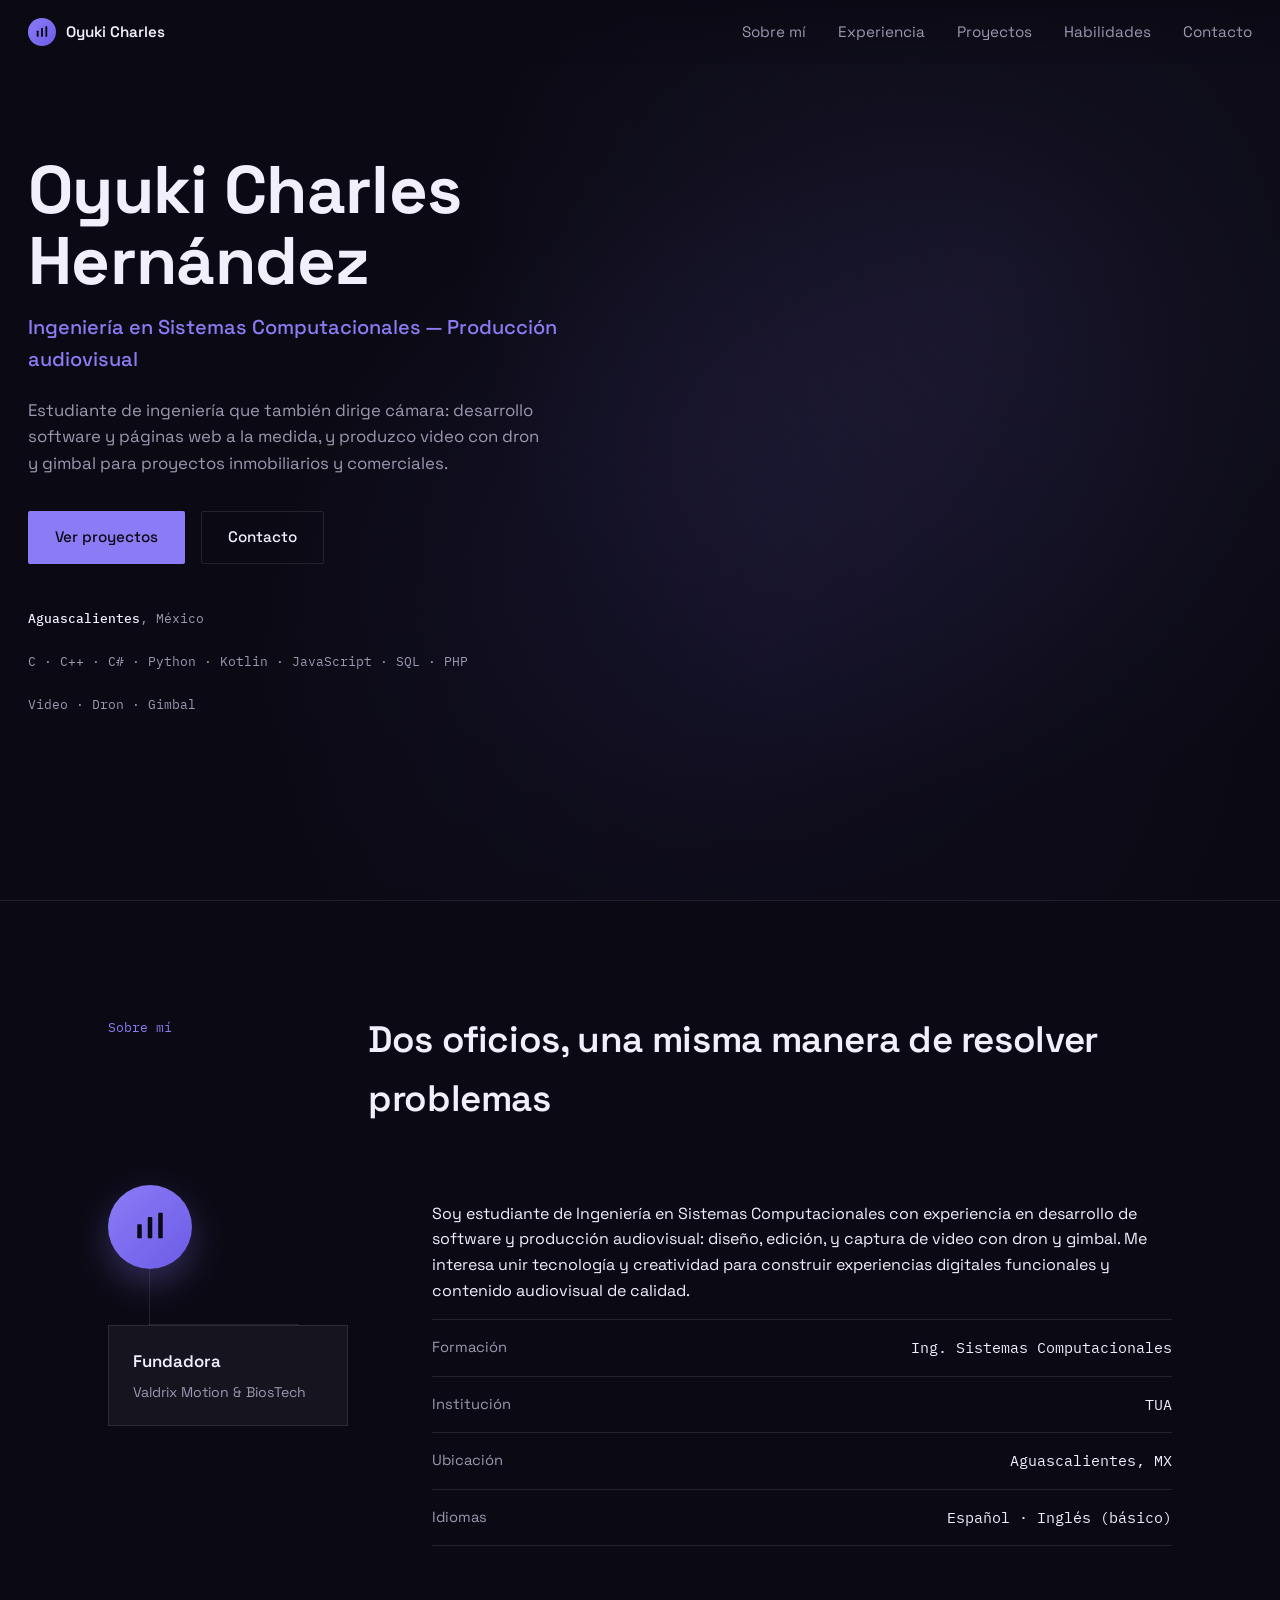
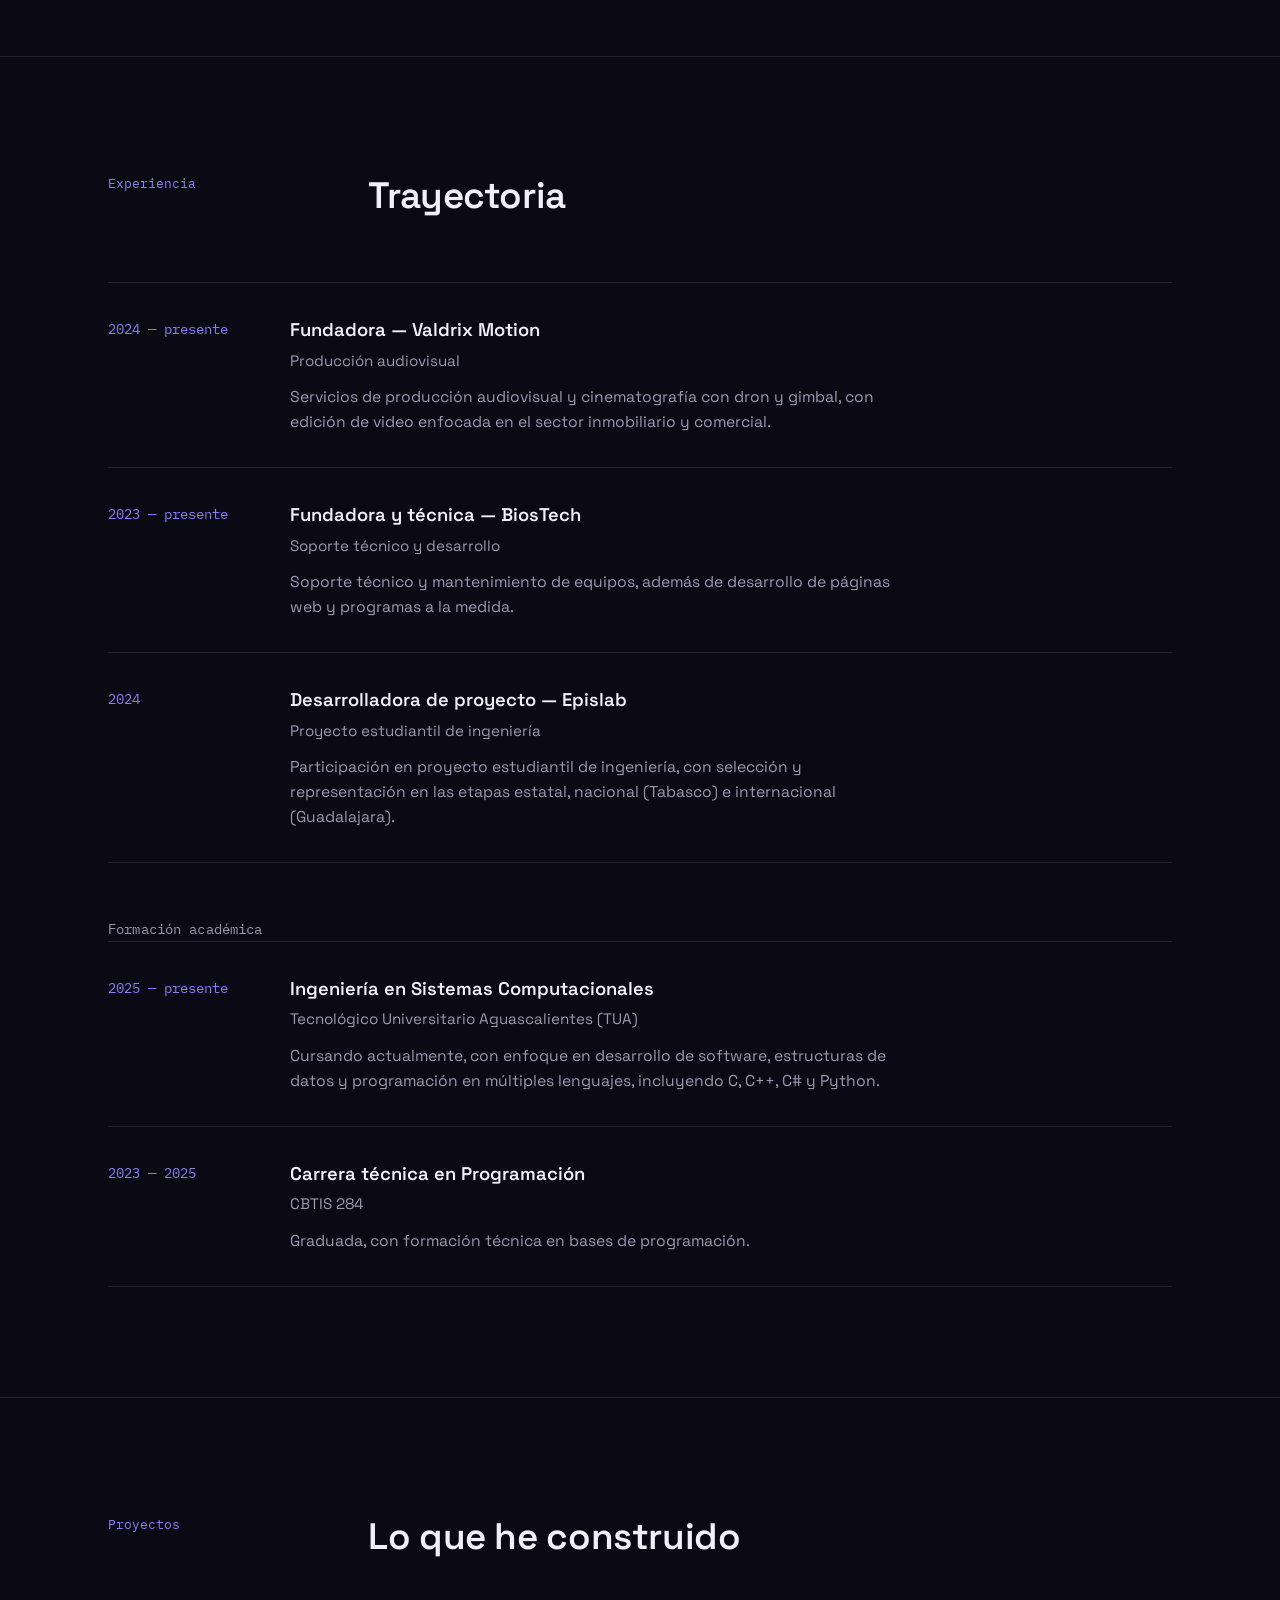
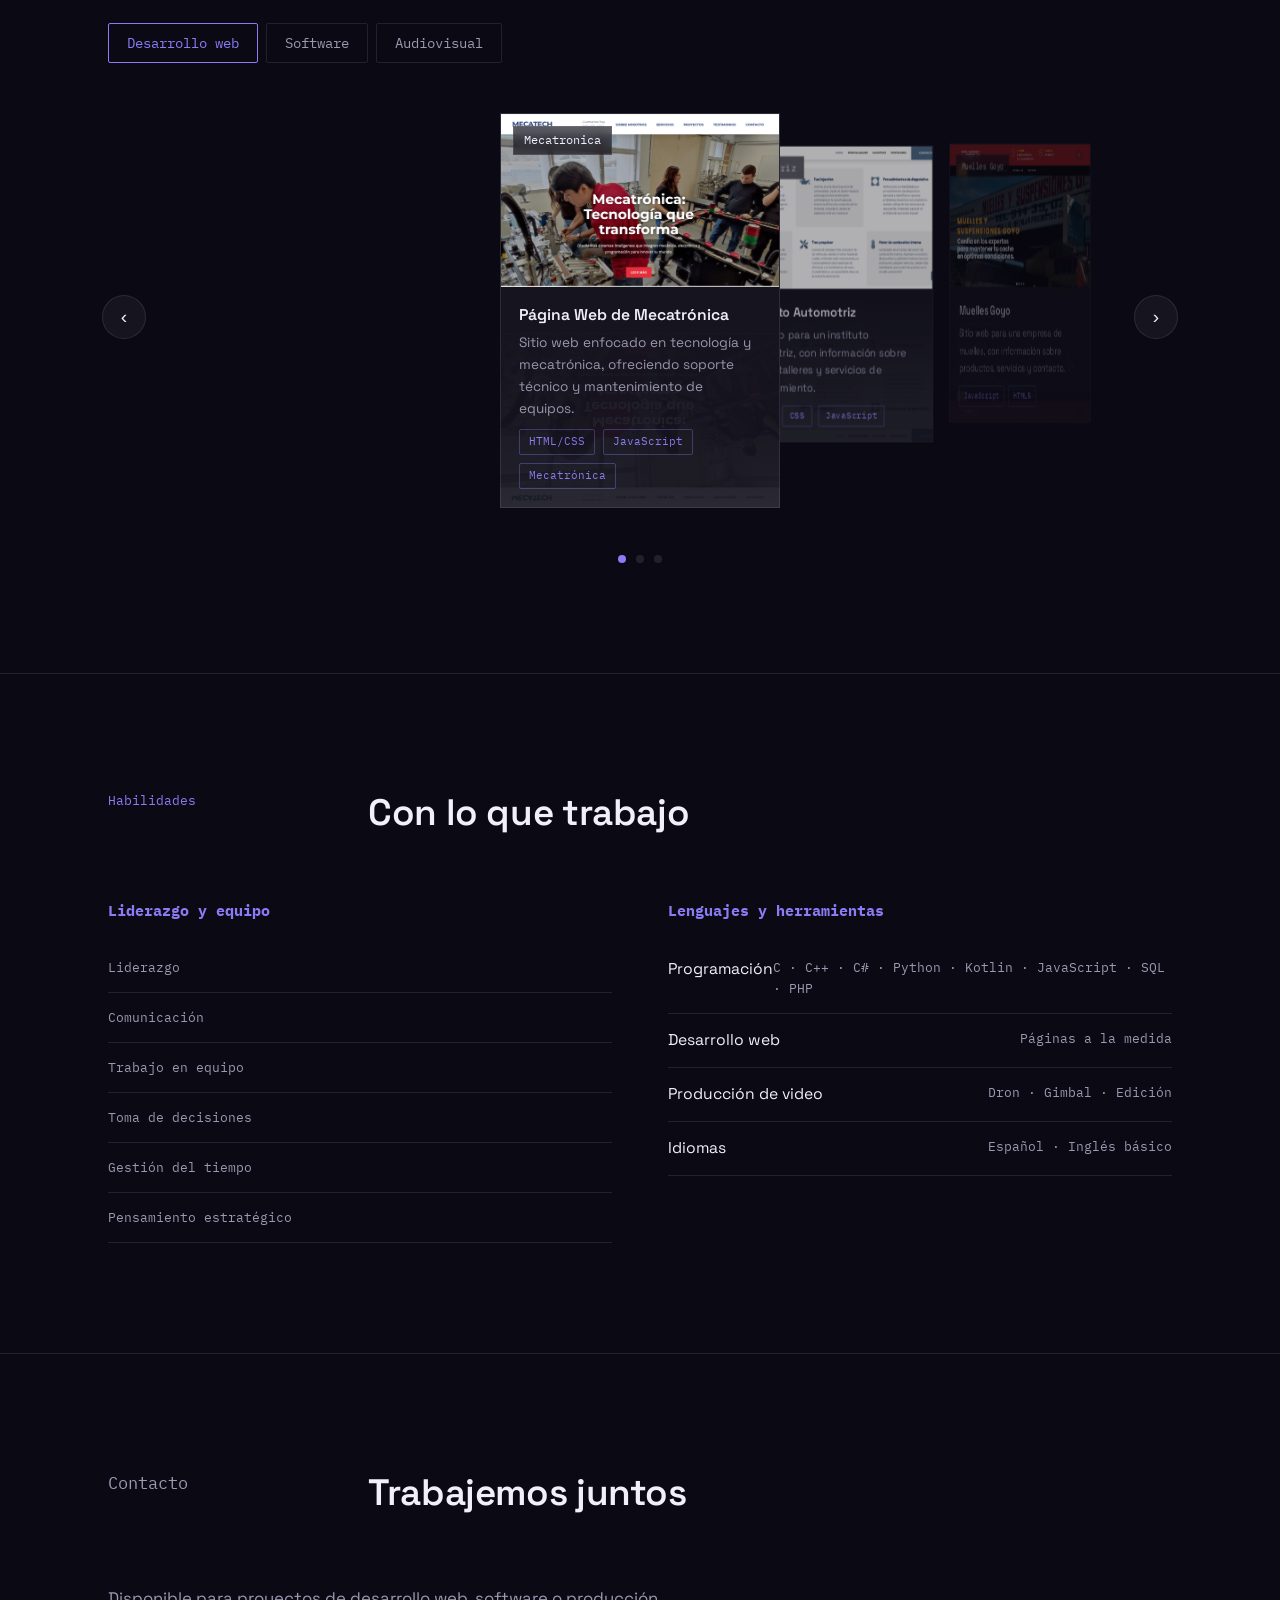
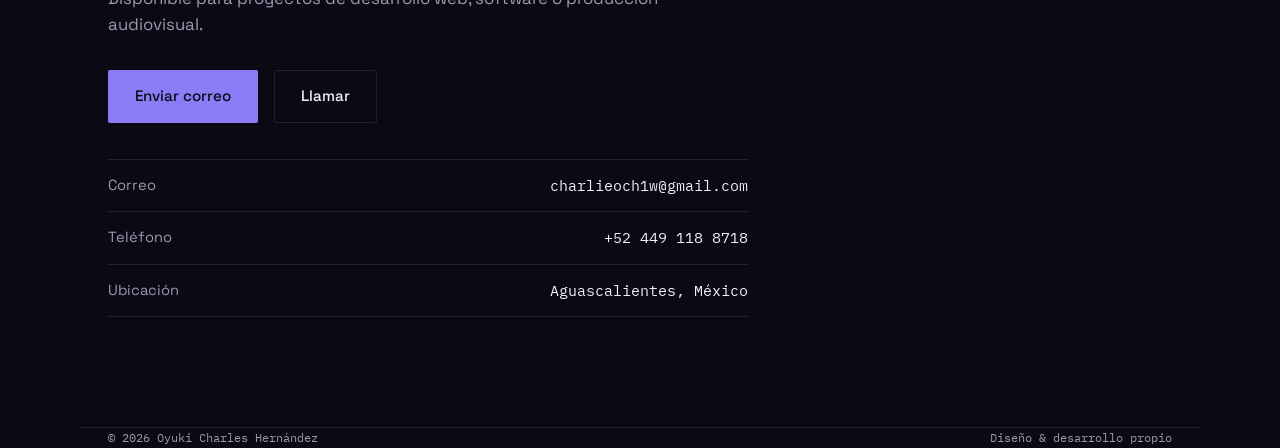
<file: index.html>
<!DOCTYPE html>
<html lang="es">
<head>
<meta charset="UTF-8">
<meta name="viewport" content="width=device-width, initial-scale=1.0">
<title>Oyuki Charles Hernández — Portafolio</title>
<meta name="description" content="Portafolio de Oyuki Charles Hernández: desarrollo web, software y producción audiovisual.">
<link rel="preconnect" href="https://fonts.googleapis.com">
<link rel="preconnect" href="https://fonts.gstatic.com" crossorigin>
<link href="https://fonts.googleapis.com/css2?family=Space+Grotesk:wght@400;500;600;700&family=IBM+Plex+Mono:wght@400;500&display=swap" rel="stylesheet">
<link rel="stylesheet" href="css/styles.css">
</head>
<body>

<nav class="nav">
  <a href="#inicio" class="nav-brand">
    <span class="nav-badge">
      <svg viewBox="0 0 24 24" fill="none" xmlns="http://www.w3.org/2000/svg"><rect x="3" y="10" width="3.2" height="10" rx="0.6" fill="#0B0A14"/><rect x="10.4" y="5" width="3.2" height="15" rx="0.6" fill="#0B0A14"/><rect x="17.8" y="2" width="3.2" height="18" rx="0.6" fill="#0B0A14"/></svg>
    </span>
    <span>Oyuki Charles</span>
  </a>
  <ul class="nav-links" id="navLinks">
    <li><a href="#sobre-mi">Sobre mí</a></li>
    <li><a href="#experiencia">Experiencia</a></li>
    <li><a href="#proyectos">Proyectos</a></li>
    <li><a href="#habilidades">Habilidades</a></li>
    <li><a href="#contacto">Contacto</a></li>
  </ul>
  <button class="nav-toggle" id="navToggle" aria-label="Abrir menú">☰</button>
</nav>

<section class="hero" id="inicio">
  <div class="hero-content">
    <h1>Oyuki Charles Hernández</h1>
    <p class="hero-role">Ingeniería en Sistemas Computacionales — Producción audiovisual</p>
    <p class="hero-desc">Estudiante de ingeniería que también dirige cámara: desarrollo software y páginas web a la medida, y produzco video con dron y gimbal para proyectos inmobiliarios y comerciales.</p>
    <div class="hero-cta">
      <a href="#proyectos" class="btn btn-primary">Ver proyectos</a>
      <a href="#contacto" class="btn btn-ghost">Contacto</a>
    </div>
    <div class="hero-meta mono">
      <span><strong>Aguascalientes</strong>, México</span>
      <span>C · C++ · C# · Python · Kotlin · JavaScript · SQL · PHP</span>
      <span>Video · Dron · Gimbal</span>
    </div>
  </div>
</section>

<section id="sobre-mi">
  <div class="wrap">
    <div class="section-head">
      <p class="section-tag">Sobre mí</p>
      <h2>Dos oficios, una misma manera de resolver problemas</h2>
    </div>
    <div class="section-body">
      <div class="about-visual">
        <div class="about-badge">
          <svg viewBox="0 0 24 24" fill="none" xmlns="http://www.w3.org/2000/svg"><rect x="3" y="10" width="3.2" height="10" rx="0.6" fill="#0B0A14"/><rect x="10.4" y="5" width="3.2" height="15" rx="0.6" fill="#0B0A14"/><rect x="17.8" y="2" width="3.2" height="18" rx="0.6" fill="#0B0A14"/></svg>
        </div>
        <div class="about-connector"></div>
        <div class="about-card">
          <h3>Fundadora</h3>
          <p>Valdrix Motion &amp; BiosTech</p>
        </div>
      </div>
      <div>
        <p>Soy estudiante de Ingeniería en Sistemas Computacionales con experiencia en desarrollo de software y producción audiovisual: diseño, edición, y captura de video con dron y gimbal. Me interesa unir tecnología y creatividad para construir experiencias digitales funcionales y contenido audiovisual de calidad.</p>
        <ul class="fact-list">
          <li><span>Formación</span><span>Ing. Sistemas Computacionales</span></li>
          <li><span>Institución</span><span>TUA</span></li>
          <li><span>Ubicación</span><span>Aguascalientes, MX</span></li>
          <li><span>Idiomas</span><span>Español · Inglés (básico)</span></li>
        </ul>
      </div>
    </div>
  </div>
</section>

<section id="experiencia">
  <div class="wrap">
    <div class="section-head">
      <p class="section-tag">Experiencia</p>
      <h2>Trayectoria</h2>
    </div>

    <div class="timeline">
      <div class="tl-item">
        <div class="tl-date">2024 — presente</div>
        <div>
          <h3 class="tl-role">Fundadora — Valdrix Motion</h3>
          <p class="tl-org">Producción audiovisual</p>
          <p class="tl-desc">Servicios de producción audiovisual y cinematografía con dron y gimbal, con edición de video enfocada en el sector inmobiliario y comercial.</p>
        </div>
      </div>
      <div class="tl-item">
        <div class="tl-date">2023 — presente</div>
        <div>
          <h3 class="tl-role">Fundadora y técnica — BiosTech</h3>
          <p class="tl-org">Soporte técnico y desarrollo</p>
          <p class="tl-desc">Soporte técnico y mantenimiento de equipos, además de desarrollo de páginas web y programas a la medida.</p>
        </div>
      </div>
      <div class="tl-item">
        <div class="tl-date">2024</div>
        <div>
          <h3 class="tl-role">Desarrolladora de proyecto — Epislab</h3>
          <p class="tl-org">Proyecto estudiantil de ingeniería</p>
          <p class="tl-desc">Participación en proyecto estudiantil de ingeniería, con selección y representación en las etapas estatal, nacional (Tabasco) e internacional (Guadalajara).</p>
        </div>
      </div>
    </div>

    <p class="subsection-title">Formación académica</p>
    <div class="timeline">
      <div class="tl-item">
        <div class="tl-date">2025 — presente</div>
        <div>
          <h3 class="tl-role">Ingeniería en Sistemas Computacionales</h3>
          <p class="tl-org">Tecnológico Universitario Aguascalientes (TUA)</p>
          <p class="tl-desc">Cursando actualmente, con enfoque en desarrollo de software, estructuras de datos y programación en múltiples lenguajes, incluyendo C, C++, C# y Python.</p>
        </div>
      </div>
      <div class="tl-item">
        <div class="tl-date">2023 — 2025</div>
        <div>
          <h3 class="tl-role">Carrera técnica en Programación</h3>
          <p class="tl-org">CBTIS 284</p>
          <p class="tl-desc">Graduada, con formación técnica en bases de programación.</p>
        </div>
      </div>
    </div>
  </div>
</section>

<section id="proyectos">
  <div class="wrap">
    <div class="section-head">
      <p class="section-tag">Proyectos</p>
      <h2>Lo que he construido</h2>
    </div>

    <div class="tabs" role="tablist">
      <button class="tab-btn active" data-tab="web">Desarrollo web</button>
      <button class="tab-btn" data-tab="software">Software</button>
      <button class="tab-btn" data-tab="audiovisual">Audiovisual</button>
    </div>

    <div class="carousel" id="projectsCarousel">
      <div class="car-viewport">
        <button class="car-arrow prev" aria-label="Proyecto anterior">‹</button>
        <div class="car-track" id="carTrack"></div>
        <button class="car-arrow next" aria-label="Proyecto siguiente">›</button>
      </div>
      <div class="car-dots" id="carDots"></div>
    </div>
  </div>
</section>

<section id="habilidades">
  <div class="wrap">
    <div class="section-head">
      <p class="section-tag">Habilidades</p>
      <h2>Con lo que trabajo</h2>
    </div>
    <div class="skills-grid">
      <div class="skills-col">
        <h3>Liderazgo y equipo</h3>
        <ul class="skill-list">
          <li><span>Liderazgo</span></li>
          <li><span>Comunicación</span></li>
          <li><span>Trabajo en equipo</span></li>
          <li><span>Toma de decisiones</span></li>
          <li><span>Gestión del tiempo</span></li>
          <li><span>Pensamiento estratégico</span></li>
        </ul>
      </div>
      <div class="skills-col">
        <h3>Lenguajes y herramientas</h3>
        <ul class="skill-list">
          <li><span>Programación</span><span>C · C++ · C# · Python · Kotlin · JavaScript · SQL · PHP</span></li>
          <li><span>Desarrollo web</span><span>Páginas a la medida</span></li>
          <li><span>Producción de video</span><span>Dron · Gimbal · Edición</span></li>
          <li><span>Idiomas</span><span>Español · Inglés básico</span></li>
        </ul>
      </div>
    </div>
  </div>
</section>

<section id="contacto">
  <div class="wrap">
    <div class="section-head">
      <p class="section-tag">Contacto</p>
      <h2>Trabajemos juntos</h2>
    </div>
    <div class="section-body">
      <p>Disponible para proyectos de desarrollo web, software o producción audiovisual.</p>
      <div class="contact-row">
        <a href="mailto:charlieoch1w@gmail.com" class="btn btn-primary">Enviar correo</a>
        <a href="tel:+524491188718" class="btn btn-ghost">Llamar</a>
      </div>
      <div class="contact-details">
        <div><span>Correo</span><span>charlieoch1w@gmail.com</span></div>
        <div><span>Teléfono</span><span>+52 449 118 8718</span></div>
        <div><span>Ubicación</span><span>Aguascalientes, México</span></div>
      </div>
    </div>
  </div>
</section>

<footer class="wrap">
  <span>© <span id="year"></span> Oyuki Charles Hernández</span>
  <span>Diseño &amp; desarrollo propio</span>
</footer>

<div class="lightbox" id="lightbox">
  <button class="lightbox-close" id="lightboxClose" aria-label="Cerrar">✕</button>
  <button class="lightbox-arrow prev" id="lightboxPrev" aria-label="Imagen anterior">‹</button>
  <div class="lightbox-content">
    <div class="lightbox-media" id="lightboxMedia"></div>
    <p class="lightbox-caption" id="lightboxCaption"></p>
  </div>
  <button class="lightbox-arrow next" id="lightboxNext" aria-label="Imagen siguiente">›</button>
</div>

<script src="js/lightbox.js"></script>
<script src="js/carousel.js"></script>
<script src="js/main.js"></script>
</body>
</html>
</file>
<file: css/styles.css>
:root{
  --bg:#0B0A14;
  --bg-panel:#15141F;
  --bg-panel-2:#1B1930;
  --violet:#8B7CF6;
  --violet-deep:#6C5CE7;
  --violet-soft:rgba(139,124,246,0.15);
  --text:#F1EFFB;
  --text-muted:#9B98B0;
  --line:rgba(241,239,251,0.10);
  --sans:'Space Grotesk', sans-serif;
  --mono:'IBM Plex Mono', monospace;
}
*{box-sizing:border-box;}
html{scroll-behavior:smooth;}
body{
  margin:0;
  background:var(--bg);
  color:var(--text);
  font-family:var(--sans);
  line-height:1.6;
  -webkit-font-smoothing:antialiased;
}
a{color:inherit;}
img{max-width:100%;display:block;}
.mono{font-family:var(--mono);}
::selection{background:var(--violet);color:#0B0A14;}
:focus-visible{outline:2px solid var(--violet);outline-offset:3px;}

.wrap{max-width:1120px;margin:0 auto;padding:0 28px;}

/* ---------- Nav ---------- */
.nav{
  position:fixed;top:0;left:0;right:0;z-index:50;
  display:flex;align-items:center;justify-content:space-between;
  padding:18px 28px;
  background:linear-gradient(to bottom, rgba(11,10,20,0.92), rgba(11,10,20,0));
  backdrop-filter:blur(6px);
}
.nav-brand{display:flex;align-items:center;gap:10px;text-decoration:none;color:var(--text);}
.nav-badge{
  width:28px;height:28px;border-radius:50%;
  background:linear-gradient(135deg,var(--violet),var(--violet-deep));
  display:flex;align-items:center;justify-content:center;flex-shrink:0;
}
.nav-badge svg{width:14px;height:14px;}
.nav-brand span{font-size:0.95rem;font-weight:600;}
.nav-links{display:flex;gap:32px;list-style:none;margin:0;padding:0;}
.nav-links a{text-decoration:none;font-size:0.95rem;color:var(--text-muted);transition:color 0.2s;}
.nav-links a:hover{color:var(--text);}
.nav-toggle{display:none;background:none;border:1px solid var(--line);border-radius:6px;color:var(--text);width:40px;height:40px;font-size:1.1rem;cursor:pointer;}

@media (max-width:820px){
  .nav-links{
    position:fixed;inset:64px 0 0 0;background:var(--bg);
    flex-direction:column;align-items:flex-start;gap:0;
    padding:12px 28px 28px;
    border-top:1px solid var(--line);
    transform:translateY(-8px);opacity:0;pointer-events:none;
    transition:opacity 0.2s ease, transform 0.2s ease;
  }
  .nav-links.open{opacity:1;transform:translateY(0);pointer-events:auto;}
  .nav-links li{width:100%;border-bottom:1px solid var(--line);}
  .nav-links a{display:block;padding:16px 0;font-size:1.05rem;}
  .nav-toggle{display:block;}
}

/* ---------- Hero ---------- */
.hero{
  position:relative;
  min-height:100svh;
  display:flex;align-items:center;
  overflow:hidden;
  padding-top:80px;
}
.hero::before{
  content:'';position:absolute;inset:0;
  background:
    radial-gradient(circle at 78% 30%, rgba(139,124,246,0.22) 0%, transparent 45%),
    radial-gradient(circle at 60% 75%, rgba(108,92,231,0.16) 0%, transparent 50%);
  pointer-events:none;
}
.hero::after{
  content:'';position:absolute;inset:0;
  background:radial-gradient(ellipse at 30% 50%, rgba(11,10,20,0.05) 0%, rgba(11,10,20,0.75) 78%);
  pointer-events:none;
}
.hero-content{position:relative;z-index:2;max-width:640px;padding:0 28px;}
.hero-content h1{
  font-size:clamp(2.4rem, 6vw, 4.2rem);
  font-weight:700;
  line-height:1.05;
  margin:0 0 14px;
  letter-spacing:-0.01em;
}
.hero-role{
  font-size:clamp(1rem, 2vw, 1.25rem);
  color:var(--violet);
  margin:0 0 22px;
  font-weight:500;
}
.hero-desc{
  color:var(--text-muted);
  font-size:1.05rem;
  max-width:520px;
  margin:0 0 34px;
}
.hero-cta{display:flex;gap:16px;flex-wrap:wrap;margin-bottom:44px;}
.btn{
  display:inline-flex;align-items:center;gap:8px;
  padding:13px 26px;border-radius:2px;
  font-family:var(--sans);font-size:0.95rem;font-weight:500;
  text-decoration:none;border:1px solid transparent;
  transition:transform 0.15s ease, background 0.2s ease, border-color 0.2s ease;
}
.btn:hover{transform:translateY(-2px);}
.btn-primary{background:var(--violet);color:#0B0A14;}
.btn-primary:hover{background:#a498f8;}
.btn-ghost{border-color:var(--line);color:var(--text);}
.btn-ghost:hover{border-color:var(--violet);}
.hero-meta{
  display:flex;gap:22px;flex-wrap:wrap;
  color:var(--text-muted);font-size:0.82rem;
}
.hero-meta span{white-space:nowrap;}
.hero-meta strong{color:var(--text);font-weight:500;}

/* ---------- Sections ---------- */
section{padding:110px 0;border-top:1px solid var(--line);}
.hero{border-top:none;}
.section-head{
  display:grid;grid-template-columns:220px 1fr;gap:40px;margin-bottom:56px;
}
.section-head h2{
  font-size:clamp(1.7rem, 3vw, 2.3rem);
  margin:0;font-weight:600;letter-spacing:-0.01em;
}
.section-tag{
  font-family:var(--mono);font-size:0.82rem;color:var(--violet);
  margin:0;align-self:start;padding-top:6px;
}
@media (max-width:720px){
  .section-head{grid-template-columns:1fr;gap:12px;}
}

/* Sobre mí */
#sobre-mi .section-body{
  display:grid;grid-template-columns:260px 1fr;gap:64px;align-items:start;
}
.about-visual{position:relative;height:260px;}
.about-badge{
  width:84px;height:84px;border-radius:50%;
  background:linear-gradient(135deg,var(--violet),var(--violet-deep));
  display:flex;align-items:center;justify-content:center;
  box-shadow:0 14px 34px rgba(139,124,246,0.3);
  position:relative;z-index:2;
}
.about-badge svg{width:34px;height:34px;}
.about-connector{
  position:absolute;top:84px;left:41px;width:1px;height:56px;background:var(--line);
}
.about-connector::after{
  content:'';position:absolute;bottom:0;left:0;width:150px;height:1px;background:var(--line);
}
.about-card{
  position:absolute;top:140px;left:0;width:240px;
  background:var(--bg-panel);border:1px solid var(--line);
  padding:22px 24px;
}
.about-card h3{margin:0 0 6px;font-size:1.05rem;font-weight:600;}
.about-card p{margin:0;color:var(--text-muted);font-size:0.88rem;}
#sobre-mi .section-body > p{color:var(--text-muted);font-size:1.05rem;max-width:60ch;margin:0 0 24px;}
.fact-list{list-style:none;margin:0;padding:0;border-top:1px solid var(--line);}
.fact-list li{
  display:flex;justify-content:space-between;gap:16px;
  padding:16px 0;border-bottom:1px solid var(--line);
  font-size:0.92rem;
}
.fact-list li span:first-child{color:var(--text-muted);}
.fact-list li span:last-child{font-family:var(--mono);text-align:right;}
@media (max-width:820px){
  #sobre-mi .section-body{grid-template-columns:1fr;}
  .about-visual{height:auto;margin-bottom:32px;}
  .about-connector, .about-card{position:static;width:auto;}
  .about-badge{margin-bottom:0;}
  .about-connector{display:none;}
  .about-card{margin-top:20px;}
}

/* Experiencia */
.timeline{border-top:1px solid var(--line);}
.tl-item{
  display:grid;grid-template-columns:150px 1fr;gap:32px;
  padding:32px 0;border-bottom:1px solid var(--line);
  position:relative;
}
.tl-date{font-family:var(--mono);color:var(--violet);font-size:0.88rem;padding-top:3px;}
.tl-role{font-size:1.15rem;font-weight:600;margin:0 0 4px;}
.tl-org{color:var(--text-muted);font-size:0.95rem;margin:0 0 12px;}
.tl-desc{color:var(--text-muted);margin:0;max-width:60ch;font-size:0.98rem;}
@media (max-width:640px){
  .tl-item{grid-template-columns:1fr;gap:8px;}
}

.subsection-title{
  font-family:var(--mono);font-size:0.85rem;color:var(--text-muted);
  margin:56px 0 0;letter-spacing:0.01em;
}

/* Proyectos — carrusel 3D coverflow */
.tabs{display:flex;gap:8px;margin-bottom:44px;flex-wrap:wrap;}
.tab-btn{
  font-family:var(--mono);font-size:0.85rem;
  background:none;border:1px solid var(--line);color:var(--text-muted);
  padding:10px 18px;border-radius:2px;cursor:pointer;transition:all 0.2s;
}
.tab-btn.active{border-color:var(--violet);color:var(--violet);}

.carousel{position:relative;}
.car-viewport{
  position:relative;height:420px;
  perspective:1400px;
}
.car-track{position:absolute;inset:0;}
.car-card{
  position:absolute;top:6px;left:50%;width:280px;margin-left:-140px;
  transition:transform 0.5s cubic-bezier(.22,.61,.36,1), opacity 0.5s ease;
  cursor:pointer;
}
.car-card-inner{
  background:var(--bg-panel);border:1px solid var(--line);overflow:hidden;
}
.car-media{
  aspect-ratio:16/10;position:relative;overflow:hidden;
  display:flex;align-items:center;justify-content:center;
  background:
    linear-gradient(135deg, var(--bg-panel-2), var(--bg-panel)),
    repeating-linear-gradient(45deg, rgba(139,124,246,0.06) 0 2px, transparent 2px 14px);
  color:var(--text-muted);
  cursor:pointer;
}
.car-media svg{width:38px;height:38px;opacity:0.5;}
.car-media img, .car-media video{width:100%;height:100%;object-fit:cover;}
.car-tag-float{
  position:absolute;top:12px;left:12px;
  background:rgba(11,10,20,0.65);backdrop-filter:blur(4px);
  font-family:var(--mono);font-size:0.72rem;padding:4px 10px;
  border:1px solid var(--line);color:var(--text);
}
.car-overlay{
  position:absolute;inset:0;
  background:linear-gradient(to top, rgba(11,10,20,0.92) 10%, rgba(11,10,20,0.35) 60%, rgba(11,10,20,0.1));
  display:flex;flex-direction:column;justify-content:flex-end;
  padding:16px 18px;
  opacity:0;transition:opacity 0.3s ease;
}
.car-card.is-active .car-overlay,
.car-card:hover .car-overlay{opacity:1;}
.car-play{
  position:absolute;top:50%;left:50%;transform:translate(-50%,-50%);
  width:46px;height:46px;border-radius:50%;
  background:rgba(241,239,251,0.14);border:1px solid rgba(241,239,251,0.4);
  display:flex;align-items:center;justify-content:center;
  opacity:0;transition:opacity 0.3s ease, background 0.2s;
}
.car-card.is-active .car-play,
.car-card:hover .car-play{opacity:1;}
.car-play:hover{background:var(--violet);border-color:var(--violet);}
.car-play svg{width:16px;height:16px;}
.car-overlay h3{margin:0 0 4px;font-size:1rem;font-weight:600;}
.car-overlay p{margin:0;font-size:0.82rem;color:var(--text-muted);}
.car-body{padding:16px 18px 18px;}
.car-body h3{margin:0 0 4px;font-size:0.98rem;font-weight:600;}
.car-body p{margin:0 0 10px;font-size:0.85rem;color:var(--text-muted);}
.tag-row{display:flex;gap:8px;flex-wrap:wrap;}
.tag{font-family:var(--mono);font-size:0.7rem;color:var(--violet);border:1px solid rgba(139,124,246,0.35);padding:3px 9px;border-radius:2px;}

.car-reflection{
  position:absolute;top:100%;left:0;width:100%;height:70%;
  transform:scaleY(-1);transform-origin:top;
  opacity:0.18;pointer-events:none;
  -webkit-mask-image:linear-gradient(to bottom, rgba(0,0,0,0.5), transparent 75%);
  mask-image:linear-gradient(to bottom, rgba(0,0,0,0.5), transparent 75%);
}

.car-arrow{
  position:absolute;top:50%;transform:translateY(-50%);
  width:44px;height:44px;border-radius:50%;
  background:var(--bg-panel);border:1px solid var(--line);color:var(--text);
  font-size:1.2rem;cursor:pointer;z-index:20;
  display:flex;align-items:center;justify-content:center;
  transition:border-color 0.2s;
}
.car-arrow:hover{border-color:var(--violet);color:var(--violet);}
.car-arrow.prev{left:-6px;}
.car-arrow.next{right:-6px;}
@media (max-width:720px){
  .car-arrow.prev{left:-2px;}
  .car-arrow.next{right:-2px;}
  .car-viewport{height:380px;}
  .car-card{width:230px;margin-left:-115px;}
}

.car-dots{display:flex;justify-content:center;gap:10px;margin-top:28px;}
.car-dot{width:8px;height:8px;border-radius:50%;background:var(--line);border:none;cursor:pointer;padding:0;}
.car-dot.active{background:var(--violet);}

/* Habilidades */
.skills-grid{display:grid;grid-template-columns:1fr 1fr;gap:56px;}
.skills-col h3{font-size:0.95rem;font-family:var(--mono);color:var(--violet);margin:0 0 20px;}
.skill-list{list-style:none;margin:0;padding:0;}
.skill-list li{
  padding:14px 0;border-bottom:1px solid var(--line);
  display:flex;justify-content:space-between;font-size:0.98rem;
}
.skill-list li span:last-child{color:var(--text-muted);font-family:var(--mono);font-size:0.82rem;}
@media (max-width:720px){.skills-grid{grid-template-columns:1fr;gap:36px;}}

/* Contacto */
#contacto .section-body{max-width:640px;}
#contacto p{color:var(--text-muted);font-size:1.05rem;margin-bottom:32px;}
.contact-row{display:flex;gap:16px;flex-wrap:wrap;margin-bottom:36px;}
.contact-details{border-top:1px solid var(--line);}
.contact-details div{
  display:flex;justify-content:space-between;padding:14px 0;
  border-bottom:1px solid var(--line);font-size:0.92rem;
}
.contact-details span:first-child{color:var(--text-muted);}
.contact-details span:last-child{font-family:var(--mono);}

footer{
  padding:32px 0;border-top:1px solid var(--line);
  font-family:var(--mono);font-size:0.78rem;color:var(--text-muted);
  display:flex;justify-content:space-between;flex-wrap:wrap;gap:8px;
}

@media (prefers-reduced-motion: reduce){
  html{scroll-behavior:auto;}
  .car-card{transition:none;}
}

/* ---------- Lightbox (visor de imagen/video en grande) ---------- */
.lightbox{
  position:fixed;inset:0;z-index:200;
  background:rgba(6,5,12,0.92);
  display:flex;align-items:center;justify-content:center;
  opacity:0;pointer-events:none;
  transition:opacity 0.25s ease;
}
.lightbox.open{opacity:1;pointer-events:auto;}
.lightbox-content{
  max-width:min(90vw,900px);max-height:85vh;
  display:flex;flex-direction:column;align-items:center;gap:14px;
}
.lightbox-media{
  max-width:100%;max-height:75vh;
  display:flex;align-items:center;justify-content:center;
}
.lightbox-media img, .lightbox-media video{
  max-width:100%;max-height:75vh;object-fit:contain;
  border:1px solid var(--line);
}
.lightbox-caption{
  color:var(--text-muted);font-family:var(--mono);font-size:0.85rem;text-align:center;
}
.lightbox-close, .lightbox-arrow{
  border-radius:50%;
  background:var(--bg-panel);border:1px solid var(--line);color:var(--text);
  cursor:pointer;
  display:flex;align-items:center;justify-content:center;
  transition:border-color 0.2s, color 0.2s;
}
.lightbox-close:hover, .lightbox-arrow:hover{border-color:var(--violet);color:var(--violet);}
.lightbox-close{
  position:absolute;top:24px;right:24px;
  width:44px;height:44px;font-size:1.1rem;
}
.lightbox-arrow{
  position:absolute;top:50%;transform:translateY(-50%);
  width:48px;height:48px;font-size:1.5rem;
}
.lightbox-arrow.prev{left:24px;}
.lightbox-arrow.next{right:24px;}
@media (max-width:640px){
  .lightbox-arrow.prev{left:8px;}
  .lightbox-arrow.next{right:8px;}
  .lightbox-close{top:12px;right:12px;}
}
</file>
